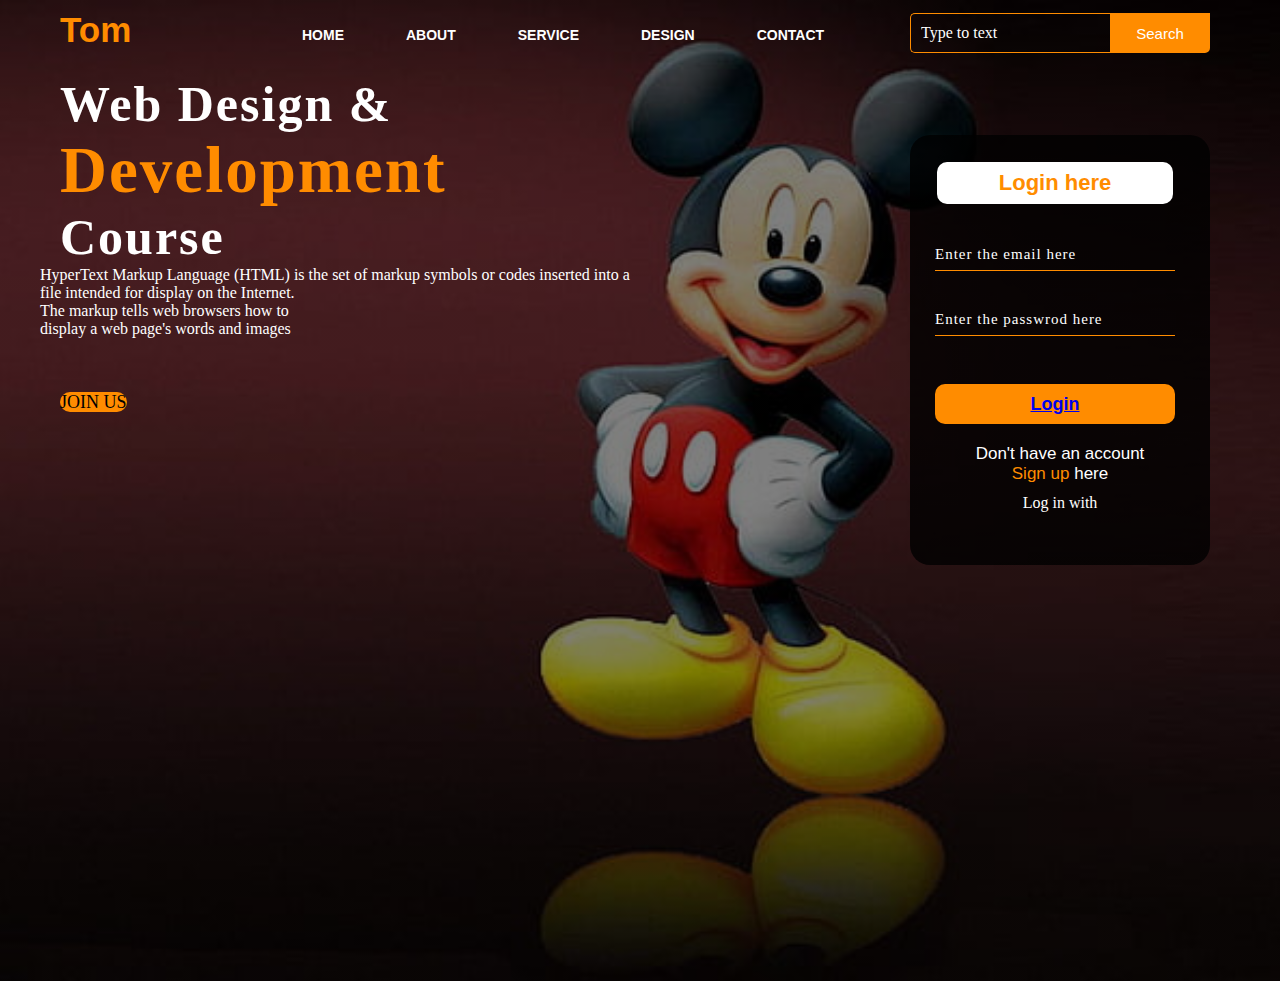
<file: index.html>
<html lang="en">
    <head>
        <title>Webpage Design</title>
        <link rel="stylesheet" href="style.css">
    </head>
    <body>
        <div class="main">
            <div class="navbar">
                <div class="icon">
                    <h2 class="logo">Tom</h2>
                </div>
                <div class="menu">
                    <ul>
                        <li><a href="#">HOME</a></li>
                        <li><a href="#">ABOUT</a></li>
                        <li><a href="#">SERVICE</a></li>
                        <li><a href="#">DESIGN</a></li>
                        <li><a href="#">CONTACT</a></li>
                    </ul>
                </div>
                <div class="search">
                    <input class="srch" type="srch" name="" placeholder="Type to text">
                    <a href="#"> <button class="btn">Search</button></a>
                </div>
            </div>
            <div class="content">
                <h1>Web Design & <br><span>Development</span><br>Course</h1>
                <p class="par">HyperText Markup Language (HTML) is the set of markup symbols or codes inserted into a<br> file intended for display on the Internet.<br> The markup tells web browsers how to <br>display a web page's words and images</p>
                <br><br><br><buttom class="cn"><a href="#">JOIN US</a></buttom>
                <div class="form">
                    <h2>Login here</h2>
                    <input type="email" name="email" placeholder="Enter the email here">
                    <input type="password" name="" placeholder="Enter the passwrod here"><br><br>
                    <button class="btnn"><a href="#">Login</a></button><br>

                    <p class="link">Don't have an account<br>
                    <a href="#">Sign up</a> here</p>
                    <p class="liw">Log in  with</p>

                </div>
            </div>
        </div>
    </body>
</html>
</file>
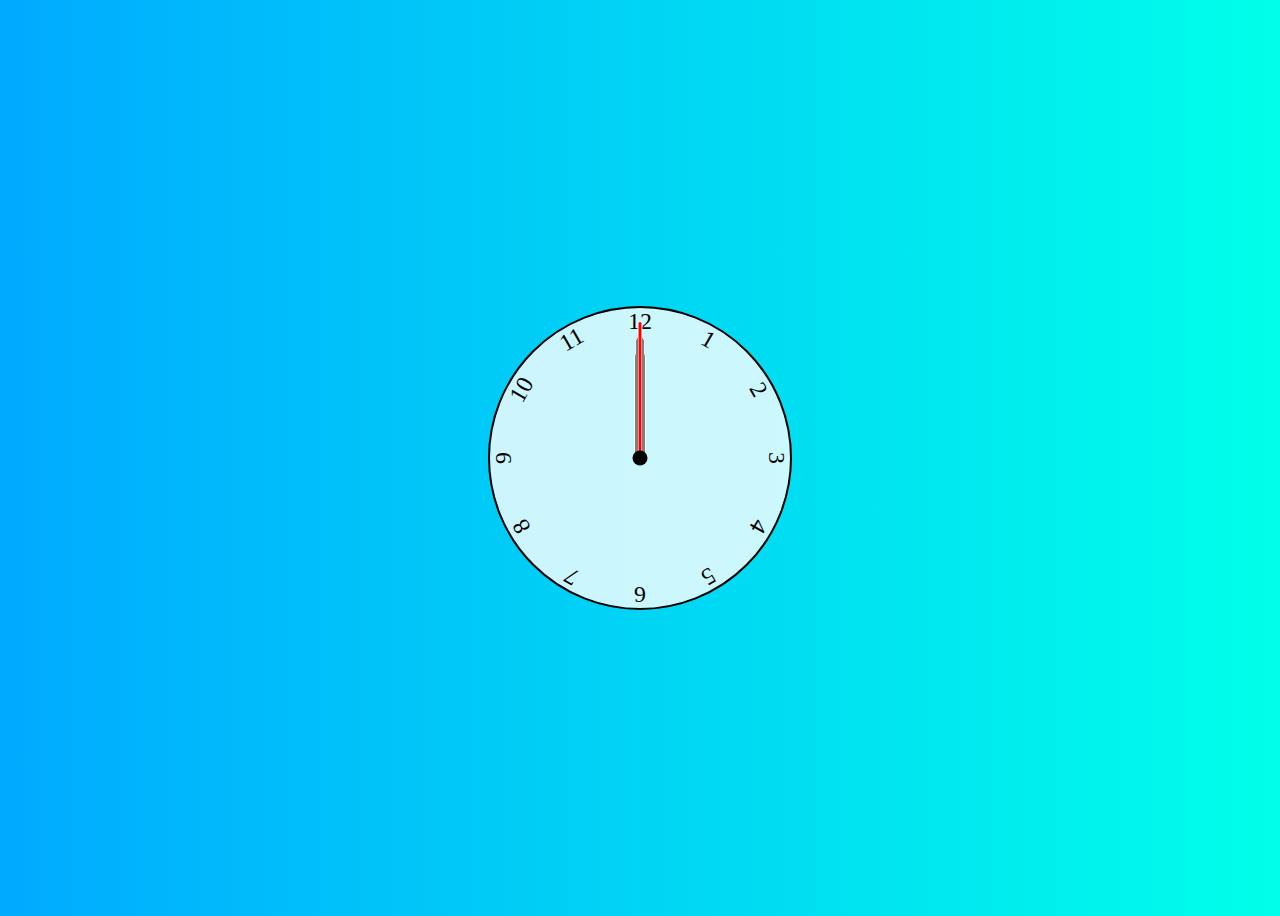
<file: clock.html>
<!DOCTYPE html>
<html lang="en">
    <head>
        <meta charset="UTF-8">
        <meta name="viewport" content="width=device-width,initial-scale=1.0">
        <meta http-equiv="X-UA-compatible" content="ie=edge">
        <link href="clock.css" rel="stylesheet">
        <script defer src="clock.js"></script>
        <title>Clock</title>
    </head>
    <body>
        <div class="clock">
            <div class="hand hour" data-hour-hand></div>
            <div class="hand minute" data-minute-hand></div>
            <div class="hand second" data-second-hand></div>
            <div class="number number1">1</div>
            <div class="number number2">2</div>
            <div class="number number3">3</div>
            <div class="number number4">4</div>
            <div class="number number5">5</div>
            <div class="number number6">6</div>
            <div class="number number7">7</div>
            <div class="number number8">8</div>
            <div class="number number9">9</div>
            <div class="number number10">10</div>
            <div class="number number11">11</div>
            <div class="number number12">12</div>
        </div>
    </body>
</html>
</file>
<file: style.css>
*{
    margin: 0;
    padding: 0;
}
.main{
    width: 100%;
    background: linear-gradient(to top,rgba(0,0,0,0.5)100%,rgba(0,0,0,0.5)50%),url(micky.jpg);
    background-position: center;
    background-size: cover;
    height: 109vh;
}
.navbar{
    width: 1200px;
    height: 75px;
    margin: auto;
}
.icon{
    width: 200px;
    float: left;
    height: 70px;
}
.logo{
    color:darkorange;
    font-size: 35px;
    font-family: Arial;
    padding-left: 20px;
    float: left;
    padding-top: 10px;
}

.menu{
    width:400px;
    float: left;
    height: 70px;
}

ul{
    float: left;
    display: flex;
    justify-content: center;
    align-items: center;
}

ul li{
    list-style: none;
    margin-left: 62px;
    margin-top: 27px;
    font-size: 14px;
}

ul li a{
    text-decoration: none;
    color: white;
    font-family: Arial;
    font-weight: bold;
    transition: 0.45 ease-in-out;
}

ul li a:hover{
    color:darkorange;
}

.search{
    width: 330px;
    float: left;
    margin-left: 270px;
}

.srch{
    font-family: 'Times New Roman';
    width: 200px;
    height: 40px;
    background: transparent;
    border: 1px solid darkorange;
    margin-top: 13px;
    color: white;
    border-right: none;
    font-size: 16px;
    float: left;
    padding: 10px;
    border-bottom-left-radius: 5px;
    border-top-left-radius: 5px;
}

.btn{
    width:100px;
    height:40px;
    background: darkorange;
    border: 2px solid darkorange;
    margin-top: 13px;
    color: white;
    font-size: 15px;
    border-bottom-right-radius: 5px;
    border-bottom-right-radius: 5px;
}

.btn:focus{
    outline: none;
}

.srch:focus{
    outline: none;
}

.content{
    width:1200px;
    height:auto;
    margin: auto;
    color: white;
    position: relative;
}

.content.par{
    padding-left: 20px;
    font-family: Arial;
    letter-spacing: 1.2px;
    line-height: 30px;
}

.content h1{
    font-family: 'Times New Roman';
    font-size: 50px;
    padding-left: 20px;
    letter-spacing: 2px;
}

.content .cn{
    width: 160px;
    height: 40px;
    background: darkorange;
    border: none;
    margin-bottom: 10px;
    margin-left: 20px;
    font-size: 18px;
    border-radius: 10px;
    cursor: pointer;
}

.content .cn a{
    text-decoration: none;
    color: black;
    transition: .3s ease;
}

.cn:hover{
    background-color: white;
}
.content span{
    color: darkorange;
    font-size: 65px;
}

.form{
    width: 250px;
    height: 380px;
    background: linear-gradient(to top,rgba(0,0,0,0.8)50%,rgba(0,0,0,0.8)50%);
    position: absolute;
    top: 60px;
    left: 870px;
    border-radius: 20px;
    padding: 25px;
}

.form h2{
    width: 220px;
    font-family: sans-serif;
    text-align: center;
    color: darkorange;
    font-size: 22px;
    background-color: white;
    border-radius: 10px;
    margin: 2px;
    padding: 8px;
}

.form input{
    width: 240px;
    height: 35px;
    background: transparent;
    border-bottom: 1px solid darkorange;
    border-top: none;
    border-right: none;
    border-left: none;
    color: white;
    font-size: 15px;
    letter-spacing: 1px;
    margin-top: 30px;
    font-family: sans-serif;
}

.form input:focus{
    outline: none;
}

::placeholder{
    color: white;
    font-family: Arail;
}

.btnn{
    width: 240px;
    height: 40px;
    background: darkorange;
    border: none;
    margin-top: 30px;
    font-size: 18px;
    border-radius: 10px;
    cursor: pointer;
    color: white;
    transition: 0.4s ease;
}

.btn:hover{
    background: white;
    color: darkorange;
}

.btnn{
    text-decoration: none;
    color: rgb(17, 13, 13);
    font-weight: bold;
}

.form .link{
    font-family: Arial;
    font-size: 17px;
    padding-top: 20px;
    text-align: center;
}

.form .link a{
    text-decoration: none;
    color: darkorange;
}

.liw{
    padding-top: 15px;
    padding-top: 10px;
    text-align: center;
}
</file>
<file: clock.css>
body{
    background: linear-gradient(to right,hsl(200,100%,50%),hsl(175,100%,50%));
    display: flex;
    justify-content: center;
    align-items: center;
    min-height: 100vh;
    overflow: hidden;
}
.clock{
    width: 300px;
    height: 300px;
    background-color: rgba(255,255,255, .8);
    border-radius: 50%;
    border:2px solid black;
    position: relative;
}

.clock .number{
    position: absolute;
    width: 100%;
    height: 100%;
    text-align: center;
    transform: rotate(var(--rotation));
    --rotation: 0;
    font-size: 1.5rem;
}
.clock .number1{--rotation:30deg;}
.clock .number2{--rotation:60deg;}
.clock .number3{--rotation:90deg;}
.clock .number4{--rotation:120deg;}
.clock .number5{--rotation:150deg;}
.clock .number6{--rotation:180deg;}
.clock .number7{--rotation:210deg;}
.clock .number8{--rotation:240deg;}
.clock .number9{--rotation:270deg;}
.clock .number10{--rotation:300deg;}
.clock .number11{--rotation:330deg;}
.clock .number12{--rotation:360deg;}

.clock .hand{
    --rotation:0;
    position: absolute;
    bottom: 50%;
    left: 50%;
    width: 10px;
    height: 50%;
    background-color: black;
    transform-origin: bottom;
    border: 1px solid white;
    border-top-left-radius: 10px;
    border-top-right-radius: 10px;
    z-index: 10;
    transform: translateX(-50%)rotate(calc(var(--rotation)*1deg));
}
.clock .hand.second{
    width: 3px;
    height: 45%;
    background-color: red;
}
.clock .hand.minute{
    width: 7px;
    height: 40%;
    background-color: black;
}
.clock .hand.hour{
    width: 10px;
    height: 35%;
    background-color: black;
}
.clock::after{
    content:'' ;
    position: absolute;
    background-color: black;
    z-index: 11;
    width: 15px;
    height: 15px;
    top: 50%;
    left: 50%;
    transform: translate(-50%,-50%);
    border-radius: 20px;
}
</file>
